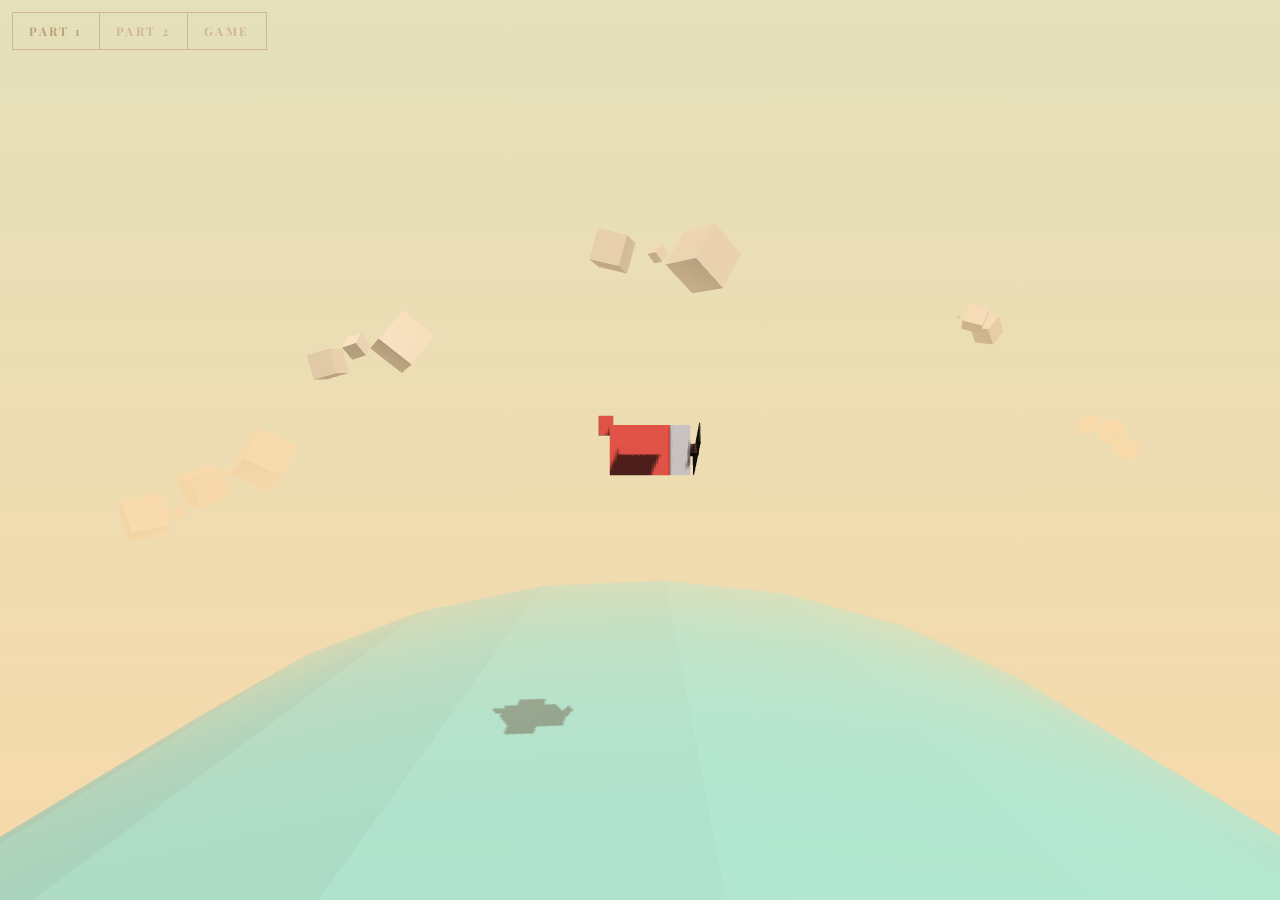
<file: 3DPlane/part1.html>
<!DOCTYPE html>
<html lang="en" class="no-js">
	<head>
		<meta charset="UTF-8" />
		<meta http-equiv="X-UA-Compatible" content="IE=edge">
		<meta name="viewport" content="width=device-width, initial-scale=1">
		<title>The Aviator: Part 1</title>
		<meta name="description" content="Demo of part 1: The Making of 'The Aviator': Animating a Basic 3D Scene with Three.js" />
		<meta name="keywords" content="three.js, webgl, tutorial, game, 3d, animation, airplane, web development, javascript" />

		<link href='http://fonts.useso.com/css?family=Playfair+Display:400,700,700italic' rel='stylesheet' type='text/css'>
		<link rel="stylesheet" type="text/css" href="css/demo.css" />
		
		<!--必要样式-->
		<link rel="stylesheet" type="text/css" href="css/styles.css" />
		
		<script type="text/javascript" src="js/three.min.js"></script>
		<script type="text/javascript" src="js/main_step1.js"/></script>
		<!--[if IE]>
  		<script src="http://html5shiv.googlecode.com/svn/trunk/html5.js"></script>
		<![endif]-->
	</head>
	<body>
	
		<div class="world" id="world"></div>
		<!-- 主要代码部分 -->
		
		<nav class="meta">
			<a class="demo-link demo-link--current" href="part1.html">Part 1</a>
			<a class="demo-link" href="part2.html">Part 2</a>
			<a class="demo-link" href="index.html">Game</a>
		</nav>
	</body>
</html>
</file>
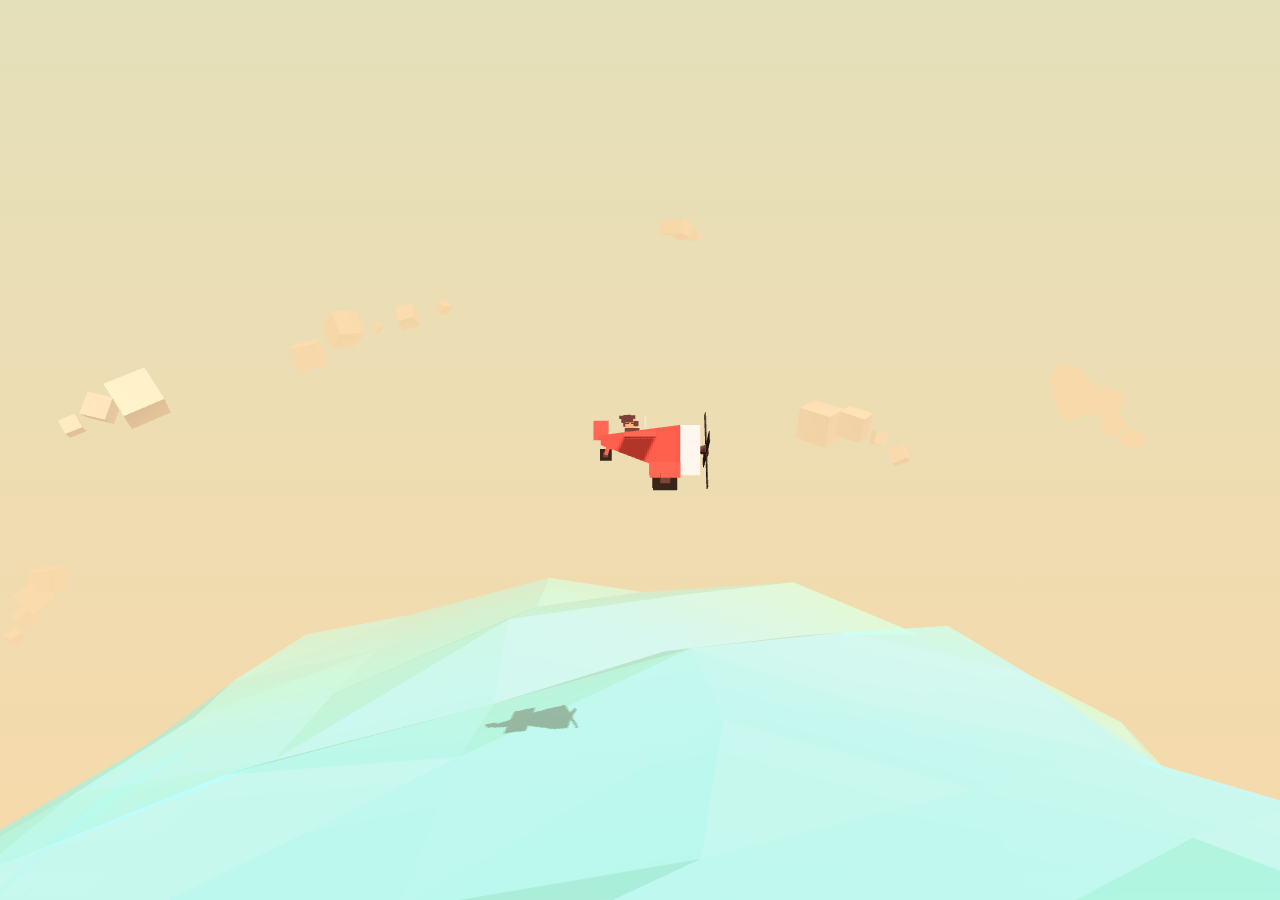
<file: 3DPlane/part2.html>
<!DOCTYPE html>
<html lang="en" class="no-js">
	<head>
		<meta charset="UTF-8" />
		<meta http-equiv="X-UA-Compatible" content="IE=edge">
		<meta name="viewport" content="width=device-width, initial-scale=1">
		<title>The Aviator: Part 2</title>
		<meta name="description" content="Demo of part 2: The Making of 'The Aviator': Animating a Basic 3D Scene with Three.js" />
		<meta name="keywords" content="three.js, webgl, tutorial, game, 3d, animation, airplane, web development, javascript" />

		<link href='http://fonts.useso.com/css?family=Playfair+Display:400,700,700italic' rel='stylesheet' type='text/css'>
		<link rel="stylesheet" type="text/css" href="css/demo.css" />
		
		<!--必要样式-->
		<link rel="stylesheet" type="text/css" href="css/styles.css" />
		
		<script type="text/javascript" src="js/three.min.js"></script>
		<script type="text/javascript" src="js/main_step2.js"/></script>
		<!--[if IE]>
  		<script src="http://html5shiv.googlecode.com/svn/trunk/html5.js"></script>
		<![endif]-->
		<style>
			body #cdawrap { background: none; border: 1px solid #d1b790; top: auto; bottom: 12px; left: 12px; right: auto; }
		</style>
	</head>
	<body>
	
		<div class="world" id="world"></div>
		<!-- 主要代码部分 -->
		
	</body>
</html>
</file>
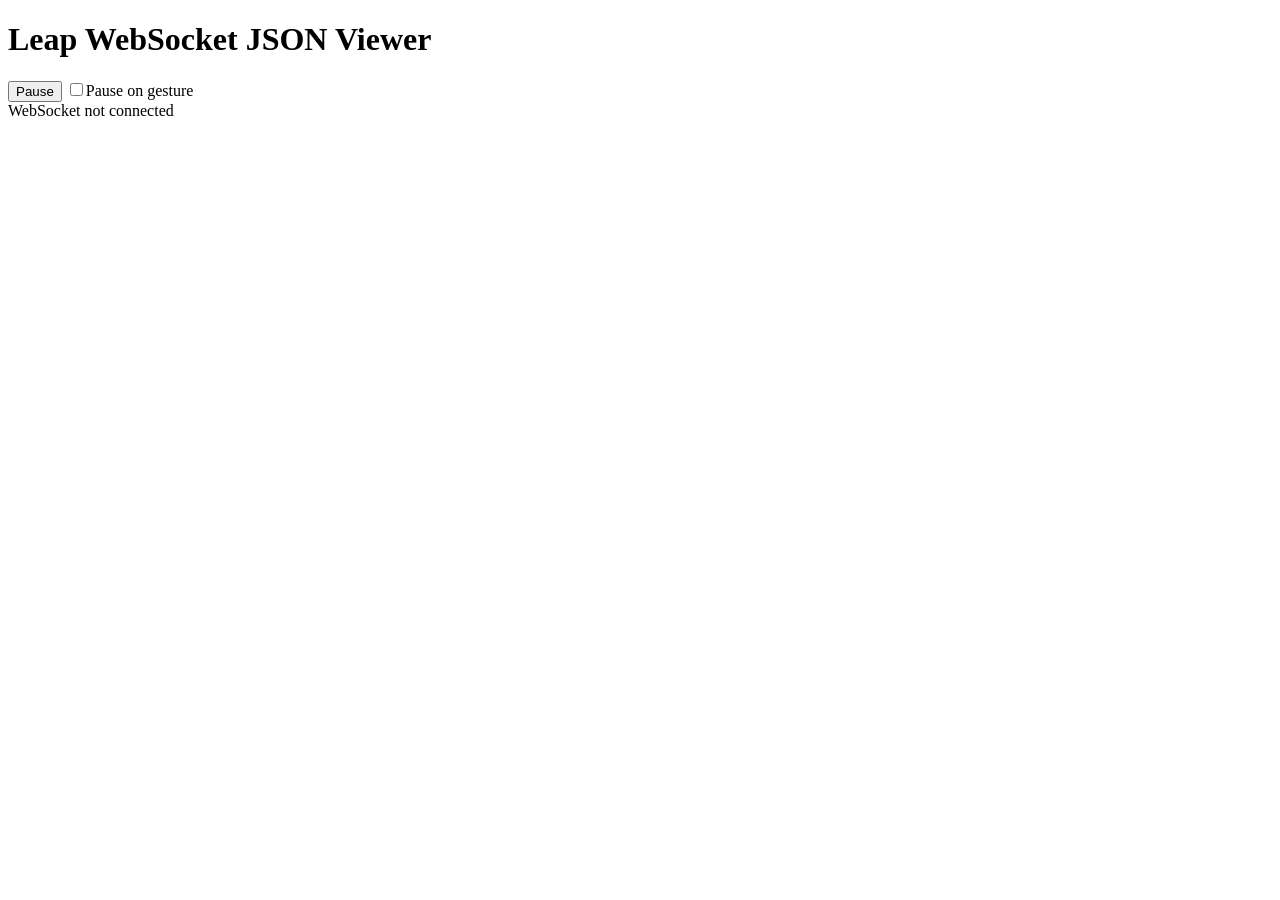
<file: kongfu/JSONViewer.html>
<!DOCTYPE html>
<html>
<head>
<title>Leap WebSocket JSON Viewer</title>
<script>
var ws;
var paused = false;
var pauseOnGesture = false;
var focusListener;
var blurListener;

// Support both the WebSocket and MozWebSocket objects
if ((typeof(WebSocket) == 'undefined') &&
    (typeof(MozWebSocket) != 'undefined')) {
    WebSocket = MozWebSocket;
}

// Create the socket with event handlers
function init() {
    // Create and open the socket
    ws = new WebSocket("ws://localhost:6437/v6.json");

    // On successful connection
    ws.onopen = function(event) {
        var enableMessage = JSON.stringify({enableGestures: true});
        ws.send(enableMessage); // Enable gestures
        ws.send(JSON.stringify({focused: true})); // claim focus

        focusListener = window.addEventListener('focus', function(e) {
                               ws.send(JSON.stringify({focused: true})); // claim focus
                         });

        blurListener = window.addEventListener('blur', function(e) {
                               ws.send(JSON.stringify({focused: false})); // relinquish focus
                         });

        document.getElementById("main").style.visibility = "visible";
        document.getElementById("connection").innerHTML = "WebSocket connection open!";
    };

    // On message received
    ws.onmessage = function(event) {
        if (!paused) {
            var obj = JSON.parse(event.data);
            var str = JSON.stringify(obj, undefined, 2);
            document.getElementById("output").innerHTML = '<pre>' + str + '</pre>';
            if (pauseOnGesture && obj.gestures.length > 0) {
                togglePause();
            }
        }
    };
    
    // On socket close
    ws.onclose = function(event) {
        ws = null;
        window.removeListener("focus", focusListener);
        window.removeListener("blur", blurListener);
        document.getElementById("main").style.visibility = "hidden";
        document.getElementById("connection").innerHTML = "WebSocket connection closed";
    }

    // On socket error
    ws.onerror = function(event) {
      alert("Received error");
    };
}

function togglePause() {
  paused = !paused;

  if (paused) {
    document.getElementById("pause").innerText = "Resume";
  } else {
    document.getElementById("pause").innerText = "Pause";
  }
}

function pauseForGestures() {
  if (document.getElementById("pauseOnGesture").checked) {
    pauseOnGesture = true;
  } else {
    pauseOnGesture = false;
  }
}
</script>
</head>
<body onload="init();">
<h1>Leap WebSocket JSON Viewer</h1>
<button id="pause" onclick="togglePause()">Pause</button>
<input type="checkbox" id="pauseOnGesture" onclick="pauseForGestures()">Pause on gesture</input>
<div id="connection">WebSocket not connected</div>
<div id="main" style="visibility:hidden">
  <h3>JSON Frame data:</h3>
  <div id="output"></div>
</div>
</body>
</html>
</file>
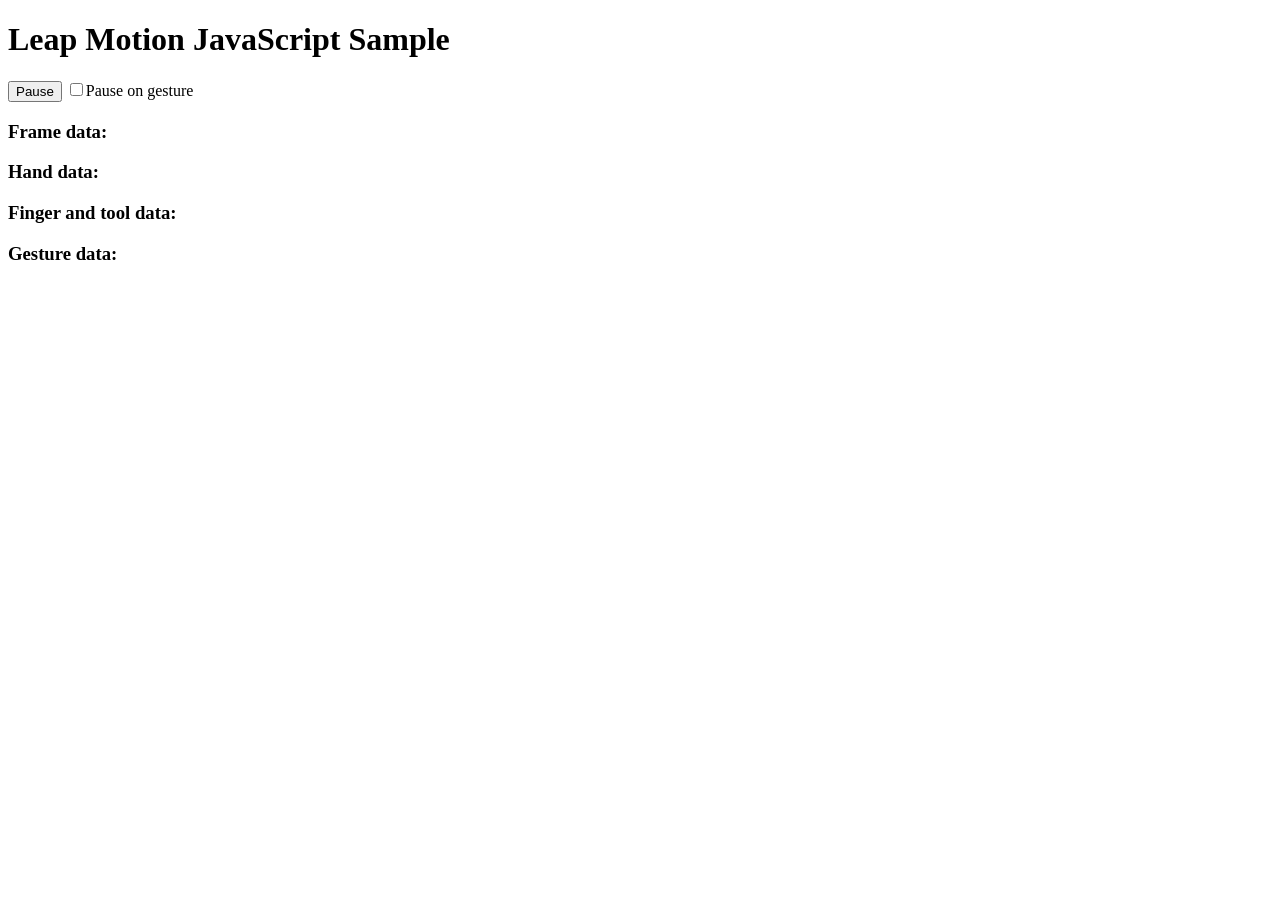
<file: kongfu/Sample.html>
<!DOCTYPE html>
<!--
/------------------------------------------------------------------------------\
| Copyright (C) 2012-2013 Leap Motion, Inc. All rights reserved.               |
| Leap Motion proprietary and confidential. Not for distribution.              |
| Use subject to the terms of the Leap Motion SDK Agreement available at       |
| https://developer.leapmotion.com/sdk_agreement, or another agreement         |
| between Leap Motion and you, your company or other organization.             |
\------------------------------------------------------------------------------/
-->

<!--

See additional libraries, guides, and examples at:

 - https://developer.leapmotion.com/downloads/javascript
 - https://developer.leapmotion.com/getting-started/javascript
 - https://developer.leapmotion.com/gallery/tags/javascript

-->

<html>
<head>
<meta http-equiv="Content-Type" content="text/html; charset=utf-8">
<title>Leap Motion JavaScript Sample</title>
<script src="http://js.leapmotion.com/leap-0.6.3.min.js"></script>
<script>
// Store frame for motion functions
var previousFrame = null;
var paused = false;
var pauseOnGesture = false;

// Setup Leap loop with frame callback function
var controllerOptions = {enableGestures: true};

// to use HMD mode:
// controllerOptions.optimizeHMD = true;

Leap.loop(controllerOptions, function(frame) {
  if (paused) {
    return; // Skip this update
  }

  // Display Frame object data
  var frameOutput = document.getElementById("frameData");

  var frameString = "Frame ID: " + frame.id  + "<br />"
                  + "Timestamp: " + frame.timestamp + " &micro;s<br />"
                  + "Hands: " + frame.hands.length + "<br />"
                  + "Fingers: " + frame.fingers.length + "<br />"
                  + "Tools: " + frame.tools.length + "<br />"
                  + "Gestures: " + frame.gestures.length + "<br />";

  // Frame motion factors
  if (previousFrame && previousFrame.valid) {
    var translation = frame.translation(previousFrame);
    frameString += "Translation: " + vectorToString(translation) + " mm <br />";

    var rotationAxis = frame.rotationAxis(previousFrame);
    var rotationAngle = frame.rotationAngle(previousFrame);
    frameString += "Rotation axis: " + vectorToString(rotationAxis, 2) + "<br />";
    frameString += "Rotation angle: " + rotationAngle.toFixed(2) + " radians<br />";

    var scaleFactor = frame.scaleFactor(previousFrame);
    frameString += "Scale factor: " + scaleFactor.toFixed(2) + "<br />";
  }
  frameOutput.innerHTML = "<div style='width:300px; float:left; padding:5px'>" + frameString + "</div>";

  // Display Hand object data
  var handOutput = document.getElementById("handData");
  var handString = "";
  if (frame.hands.length > 0) {
    for (var i = 0; i < frame.hands.length; i++) {
      var hand = frame.hands[i];

      handString += "<div style='width:300px; float:left; padding:5px'>";
      handString += "Hand ID: " + hand.id + "<br />";
      handString += "Type: " + hand.type + " hand" + "<br />";
      handString += "Direction: " + vectorToString(hand.direction, 2) + "<br />";
      handString += "Palm position: " + vectorToString(hand.palmPosition) + " mm<br />";
      handString += "Grab strength: " + hand.grabStrength + "<br />";
      handString += "Pinch strength: " + hand.pinchStrength + "<br />";
      handString += "Confidence: " + hand.confidence + "<br />";
      handString += "Arm direction: " + vectorToString(hand.arm.direction()) + "<br />";
      handString += "Arm center: " + vectorToString(hand.arm.center()) + "<br />";
      handString += "Arm up vector: " + vectorToString(hand.arm.basis[1]) + "<br />";

      // Hand motion factors
      if (previousFrame && previousFrame.valid) {
        var translation = hand.translation(previousFrame);
        handString += "Translation: " + vectorToString(translation) + " mm<br />";

        var rotationAxis = hand.rotationAxis(previousFrame, 2);
        var rotationAngle = hand.rotationAngle(previousFrame);
        handString += "Rotation axis: " + vectorToString(rotationAxis) + "<br />";
        handString += "Rotation angle: " + rotationAngle.toFixed(2) + " radians<br />";

        var scaleFactor = hand.scaleFactor(previousFrame);
        handString += "Scale factor: " + scaleFactor.toFixed(2) + "<br />";
      }

      // IDs of pointables associated with this hand
      if (hand.pointables.length > 0) {
        var fingerIds = [];
        for (var j = 0; j < hand.pointables.length; j++) {
          var pointable = hand.pointables[j];
            fingerIds.push(pointable.id);
        }
        if (fingerIds.length > 0) {
          handString += "Fingers IDs: " + fingerIds.join(", ") + "<br />";
        }
      }

      handString += "</div>";
    }
  }
  else {
    handString += "No hands";
  }
  handOutput.innerHTML = handString;

  // Display Pointable (finger and tool) object data
  var pointableOutput = document.getElementById("pointableData");
  var pointableString = "";
  if (frame.pointables.length > 0) {
    var fingerTypeMap = ["Thumb", "Index finger", "Middle finger", "Ring finger", "Pinky finger"];
    var boneTypeMap = ["Metacarpal", "Proximal phalanx", "Intermediate phalanx", "Distal phalanx"];
    for (var i = 0; i < frame.pointables.length; i++) {
      var pointable = frame.pointables[i];

      pointableString += "<div style='width:250px; float:left; padding:5px'>";

      if (pointable.tool) {
        pointableString += "Pointable ID: " + pointable.id + "<br />";
        pointableString += "Classified as a tool <br />";
        pointableString += "Length: " + pointable.length.toFixed(1) + " mm<br />";
        pointableString += "Width: "  + pointable.width.toFixed(1) + " mm<br />";
        pointableString += "Direction: " + vectorToString(pointable.direction, 2) + "<br />";
        pointableString += "Tip position: " + vectorToString(pointable.tipPosition) + " mm<br />"
        pointableString += "</div>";
      }
      else {
        pointableString += "Pointable ID: " + pointable.id + "<br />";
        pointableString += "Type: " + fingerTypeMap[pointable.type] + "<br />";
        pointableString += "Belongs to hand with ID: " + pointable.handId + "<br />";
        pointableString += "Classified as a finger<br />";
        pointableString += "Length: " + pointable.length.toFixed(1) + " mm<br />";
        pointableString += "Width: "  + pointable.width.toFixed(1) + " mm<br />";
        pointableString += "Direction: " + vectorToString(pointable.direction, 2) + "<br />";
        pointableString += "Extended?: "  + pointable.extended + "<br />";
        pointable.bones.forEach( function(bone){
          pointableString += boneTypeMap[bone.type] + " bone <br />";
          pointableString += "Center: " + vectorToString(bone.center()) + "<br />";
          pointableString += "Direction: " + vectorToString(bone.direction()) + "<br />";
          pointableString += "Up vector: " + vectorToString(bone.basis[1]) + "<br />";
        });
        pointableString += "Tip position: " + vectorToString(pointable.tipPosition) + " mm<br />";
        pointableString += "</div>";
      }
    }
  }
  else {
    pointableString += "<div>No pointables</div>";
  }
  pointableOutput.innerHTML = pointableString;

  // Display Gesture object data
  var gestureOutput = document.getElementById("gestureData");
  var gestureString = "";
  if (frame.gestures.length > 0) {
    if (pauseOnGesture) {
      togglePause();
    }
    for (var i = 0; i < frame.gestures.length; i++) {
      var gesture = frame.gestures[i];
      gestureString += "Gesture ID: " + gesture.id + ", "
                    + "type: " + gesture.type + ", "
                    + "state: " + gesture.state + ", "
                    + "hand IDs: " + gesture.handIds.join(", ") + ", "
                    + "pointable IDs: " + gesture.pointableIds.join(", ") + ", "
                    + "duration: " + gesture.duration + " &micro;s, ";

      switch (gesture.type) {
        case "circle":
          gestureString += "center: " + vectorToString(gesture.center) + " mm, "
                        + "normal: " + vectorToString(gesture.normal, 2) + ", "
                        + "radius: " + gesture.radius.toFixed(1) + " mm, "
                        + "progress: " + gesture.progress.toFixed(2) + " rotations";
          break;
        case "swipe":
          gestureString += "start position: " + vectorToString(gesture.startPosition) + " mm, "
                        + "current position: " + vectorToString(gesture.position) + " mm, "
                        + "direction: " + vectorToString(gesture.direction, 1) + ", "
                        + "speed: " + gesture.speed.toFixed(1) + " mm/s";
          break;
        case "screenTap":
        case "keyTap":
          gestureString += "position: " + vectorToString(gesture.position) + " mm";
          break;
        default:
          gestureString += "unkown gesture type";
      }
      gestureString += "<br />";
    }
  }
  else {
    gestureString += "No gestures";
  }
  gestureOutput.innerHTML = gestureString;
  console.log(gestureString)

  // Store frame for motion functions
  previousFrame = frame;
})

function vectorToString(vector, digits) {
  if (typeof digits === "undefined") {
    digits = 1;
  }
  return "(" + vector[0].toFixed(digits) + ", "
             + vector[1].toFixed(digits) + ", "
             + vector[2].toFixed(digits) + ")";
}

function togglePause() {
  paused = !paused;

  if (paused) {
    document.getElementById("pause").innerText = "Resume";
  } else {
    document.getElementById("pause").innerText = "Pause";
  }
}

function pauseForGestures() {
  if (document.getElementById("pauseOnGesture").checked) {
    pauseOnGesture = true;
  } else {
    pauseOnGesture = false;
  }
}

</script>
</head>
<body>
<h1>Leap Motion JavaScript Sample</h1>
<div id="main">
  <button id="pause" onclick="togglePause()">Pause</button>
  <input type="checkbox" id="pauseOnGesture" onclick="pauseForGestures()">Pause on gesture</input>
  <h3>Frame data:</h3>
  <div id="frameData"></div>
  <div style="clear:both;"></div>
  <h3>Hand data:</h3>
  <div id="handData"></div>
  <div style="clear:both;"></div>
  <h3>Finger and tool data:</h3>
  <div id="pointableData"></div>
  <div style="clear:both;"></div>
  <h3>Gesture data:</h3>
  <div id="gestureData"></div>
</div>
</body>
</html>
</file>
<file: 3DPlane/css/demo.css>
@font-face {
	font-family: 'codropsicons';
	font-weight: normal;
	font-style: normal;
	src: url('../fonts/codropsicons/codropsicons.eot');
	src: url('../fonts/codropsicons/codropsicons.eot?#iefix') format('embedded-opentype'), url('../fonts/codropsicons/codropsicons.woff') format('woff'), url('../fonts/codropsicons/codropsicons.ttf') format('truetype'), url('../fonts/codropsicons/codropsicons.svg#codropsicons') format('svg');
}

*,
*::after,
*::before {
	-webkit-box-sizing: border-box;
	box-sizing: border-box;
}

body {
	font-family: 'Avenir Next', Avenir, 'Helvetica Neue', Helvetica, Arial, sans-serif;
	margin: 0;
	color: #444;
	background: #f6f6f6;
}

a {
	text-decoration: none;
	color: #d1b790;
	outline: none;
}

a:hover,
a:focus {
	color: #bba077;
	outline: none;
}


/* Top Navigation Style */

.meta {
	font-size: 0.75em;
	line-height: 1;
	position: absolute;
	top: 1em;
	left: 1em;
	display: -webkit-flex;
	display: flex;
	-webkit-flex-wrap: wrap;
	flex-wrap: wrap;
	white-space: nowrap;
	border-top: 1px solid #d1b790;
}

.meta::after {
	content: '';
	position: absolute;
	top: 0;
	right: 0;
	width: 1px;
	height: 100%;
	background: #d1b790;
}

.meta a {
	display: block;
	padding: 1em 1.35em;
	border: 1px solid #d1b790;
	border-top: 0;
}

.meta a:not(:last-child) {
	border-right: 0;
}

.codrops-icon {
	width: 4em;
}

.codrops-icon span {
	display: none;
}

.codrops-icon::before {
	font-family: 'codropsicons';
	font-size: 1.15em;
	font-weight: normal;
	font-style: normal;
	font-variant: normal;
	line-height: 1;
	text-transform: none;
	speak: none;
	-webkit-font-smoothing: antialiased;
}

.codrops-icon--drop::before {
	content: '\e001';
	color: #09c;
}

.codrops-icon--prev::before {
	content: '\e004';
}


/* Demo links */

.demo-link {
	font-family: 'Playfair Display';
	font-weight: bold;
	text-align: center;
	letter-spacing: 0.2em;
	text-transform: uppercase;
}

.demo-link--current {
	color: #bba077;
}

@media screen and (max-width:40em) {
	.meta {
		right: 1em;
	}
	.demo-link {
		-webkit-flex: 1;
		flex: 1;
	}
}

/* Styles for sponsor */
body #cdawrap { top: auto; right: auto; bottom: 12px; left: 12px; border: 1px solid #d1b790; background: none; }
.partisan { position: absolute; bottom: 0; left: 0; width: 38em; padding: 4.5em 7.5em 1.5em 5.5em; }
.partisan__bg { position: absolute; bottom: 0; left: 0; width: 100%; height: 100%; pointer-events: none; opacity: 0.5; }
.partisan__link { position: relative; display: -webkit-flex; display: flex; -webkit-justify-content: center; justify-content: center; -webkit-align-items: center; align-items: center; }
.partisan__img, .partisan__title { opacity: 0.85; -webkit-transition: opacity 0.1s; transition: opacity 0.1s; }
.partisan__link:hover .partisan__img, .partisan__link:hover .partisan__title { opacity: 1; }
.partisan__img { max-width: 42%; }
.partisan__title { font-family: 'Playfair Display'; font-weight: bold; position: relative; margin: 0.5em 0 0 0.85em; color: #555d27; }
.partisan__title::before { content: 'Sponsored by:'; font-size: 0.5em; font-weight: bold; position: absolute; bottom: 100%; left: 0; padding: 0 0 1em 0; letter-spacing: 0.25em; text-transform: uppercase; color: #95a534; }
@media screen and (max-width:80em) {
	.partisan { font-size: 76%; }
	.partisan__title::before { font-size: 0.25em; }
}
@media screen and (max-width:60em) {
	.game-holder .message--instructions { bottom: 5.5em; }
	.partisan { width: 100%; height: auto; padding: 1.75em 0.5em 0.5em; text-align: center; background: rgba(190, 215, 48, 0.5); }
	.partisan__bg { display: none; }
	.partisan__img { display: none; }
	.partisan__title { margin: 0; }
	.partisan__title::before { width: 100%; padding: 0 0 0.25em; }
}
</file>
<file: 3DPlane/css/styles.css>
.world {
	position: absolute;
	width: 100%;
	height: 100%;
	overflow: hidden;
	background: -webkit-linear-gradient(#e4e0ba, #f7d9aa);
	background: linear-gradient(#e4e0ba, #f7d9aa);
}
</file>
